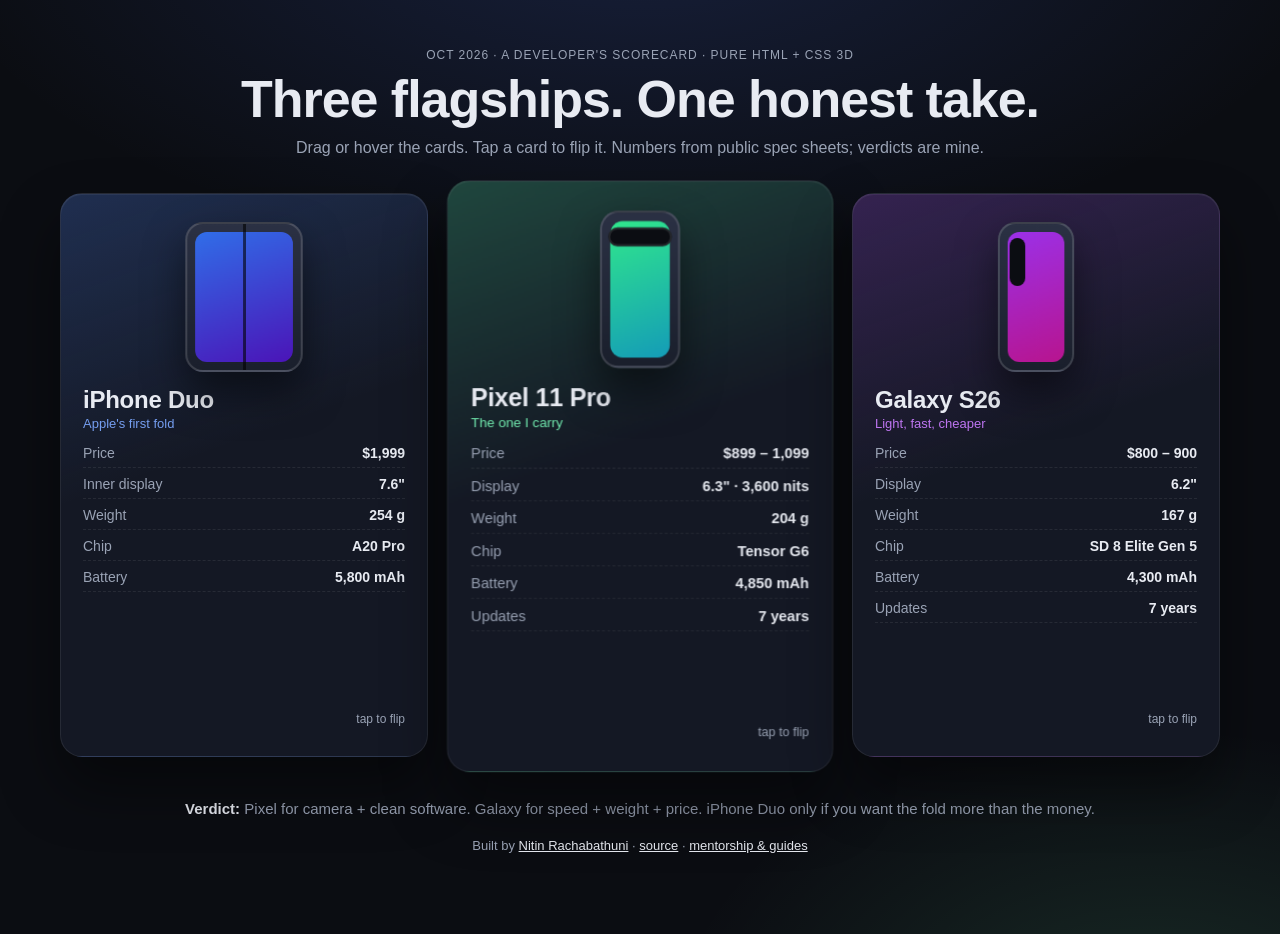
<file: index.html>
<!doctype html>
<html lang="en">
<head>
<meta charset="utf-8" />
<meta name="viewport" content="width=device-width, initial-scale=1" />
<title>Phone Face-off 3D — iPhone Duo vs Pixel 11 Pro vs Galaxy S26</title>
<meta name="description" content="A developer's 3D CSS scorecard: iPhone Duo vs Pixel 11 Pro vs Galaxy S26. Pure HTML + CSS + a little JS. No frameworks." />
<meta property="og:title" content="Phone Face-off 3D — a developer's scorecard" />
<meta property="og:description" content="iPhone Duo vs Pixel 11 Pro vs Galaxy S26 in pure CSS 3D. Opinion included." />
<link rel="stylesheet" href="styles.css" />
</head>
<body>
<main class="stage" id="stage">
  <header class="head">
    <p class="kicker">Oct 2026 · a developer's scorecard · pure HTML + CSS 3D</p>
    <h1>Three flagships. One honest take.</h1>
    <p class="sub">Drag or hover the cards. Tap a card to flip it. Numbers from public spec sheets; verdicts are mine.</p>
  </header>

  <section class="deck" id="deck" aria-label="Phone comparison cards">

    <article class="card" data-phone="iphone" style="--hue: 220">
      <div class="inner">
        <div class="face front">
          <div class="phone phone-fold">
            <div class="screen"></div>
            <div class="hinge"></div>
            <div class="screen outer"></div>
          </div>
          <h2>iPhone Duo</h2>
          <p class="tag">Apple's first fold</p>
          <ul class="specs">
            <li><span>Price</span><b>$1,999</b></li>
            <li><span>Inner display</span><b>7.6"</b></li>
            <li><span>Weight</span><b>254 g</b></li>
            <li><span>Chip</span><b>A20 Pro</b></li>
            <li><span>Battery</span><b>5,800 mAh</b></li>
          </ul>
          <p class="hint">tap to flip</p>
        </div>
        <div class="face back">
          <h3>My take</h3>
          <p>A beautiful object with a two-thousand-dollar question mark. If your apps are not ready for the fold, your users will see your layout break before they see the hinge.</p>
          <p class="score">Dev score <b>7 / 10</b></p>
        </div>
      </div>
    </article>

    <article class="card hero" data-phone="pixel" style="--hue: 150">
      <div class="inner">
        <div class="face front">
          <div class="phone">
            <div class="screen"></div>
            <div class="bar"></div>
          </div>
          <h2>Pixel 11 Pro</h2>
          <p class="tag">The one I carry</p>
          <ul class="specs">
            <li><span>Price</span><b>$899 – 1,099</b></li>
            <li><span>Display</span><b>6.3" · 3,600 nits</b></li>
            <li><span>Weight</span><b>204 g</b></li>
            <li><span>Chip</span><b>Tensor G6</b></li>
            <li><span>Battery</span><b>4,850 mAh</b></li>
            <li><span>Updates</span><b>7 years</b></li>
          </ul>
          <p class="hint">tap to flip</p>
        </div>
        <div class="face back">
          <h3>My take</h3>
          <p>Slower chip on paper. Does not matter for the things I do all day: camera, maps, Gemini on device, clean Android, and a 5x zoom I actually use. Seven years of updates is the real spec.</p>
          <p class="score">Dev score <b>9 / 10</b></p>
        </div>
      </div>
    </article>

    <article class="card" data-phone="galaxy" style="--hue: 275">
      <div class="inner">
        <div class="face front">
          <div class="phone">
            <div class="screen"></div>
            <div class="pill"></div>
          </div>
          <h2>Galaxy S26</h2>
          <p class="tag">Light, fast, cheaper</p>
          <ul class="specs">
            <li><span>Price</span><b>$800 – 900</b></li>
            <li><span>Display</span><b>6.2"</b></li>
            <li><span>Weight</span><b>167 g</b></li>
            <li><span>Chip</span><b>SD 8 Elite Gen 5</b></li>
            <li><span>Battery</span><b>4,300 mAh</b></li>
            <li><span>Updates</span><b>7 years</b></li>
          </ul>
          <p class="hint">tap to flip</p>
        </div>
        <div class="face back">
          <h3>My take</h3>
          <p>The sensible flagship. Fastest chip, lightest hand feel, best price. If you game or you hate heavy phones, stop reading and buy this. I still miss the Pixel camera.</p>
          <p class="score">Dev score <b>8 / 10</b></p>
        </div>
      </div>
    </article>

  </section>

  <footer class="foot">
    <p><strong>Verdict:</strong> Pixel for camera + clean software. Galaxy for speed + weight + price. iPhone Duo only if you want the fold more than the money.</p>
    <p class="by">Built by <a href="https://www.nitin-rachabathuni.com">Nitin Rachabathuni</a> · <a href="https://github.com/nitin-rachabathuni/phone-faceoff-3d">source</a> · <a href="https://topmate.io/nitin_rachabathuni">mentorship &amp; guides</a></p>
  </footer>
</main>
<script src="app.js"></script>
</body>
</html>
</file>
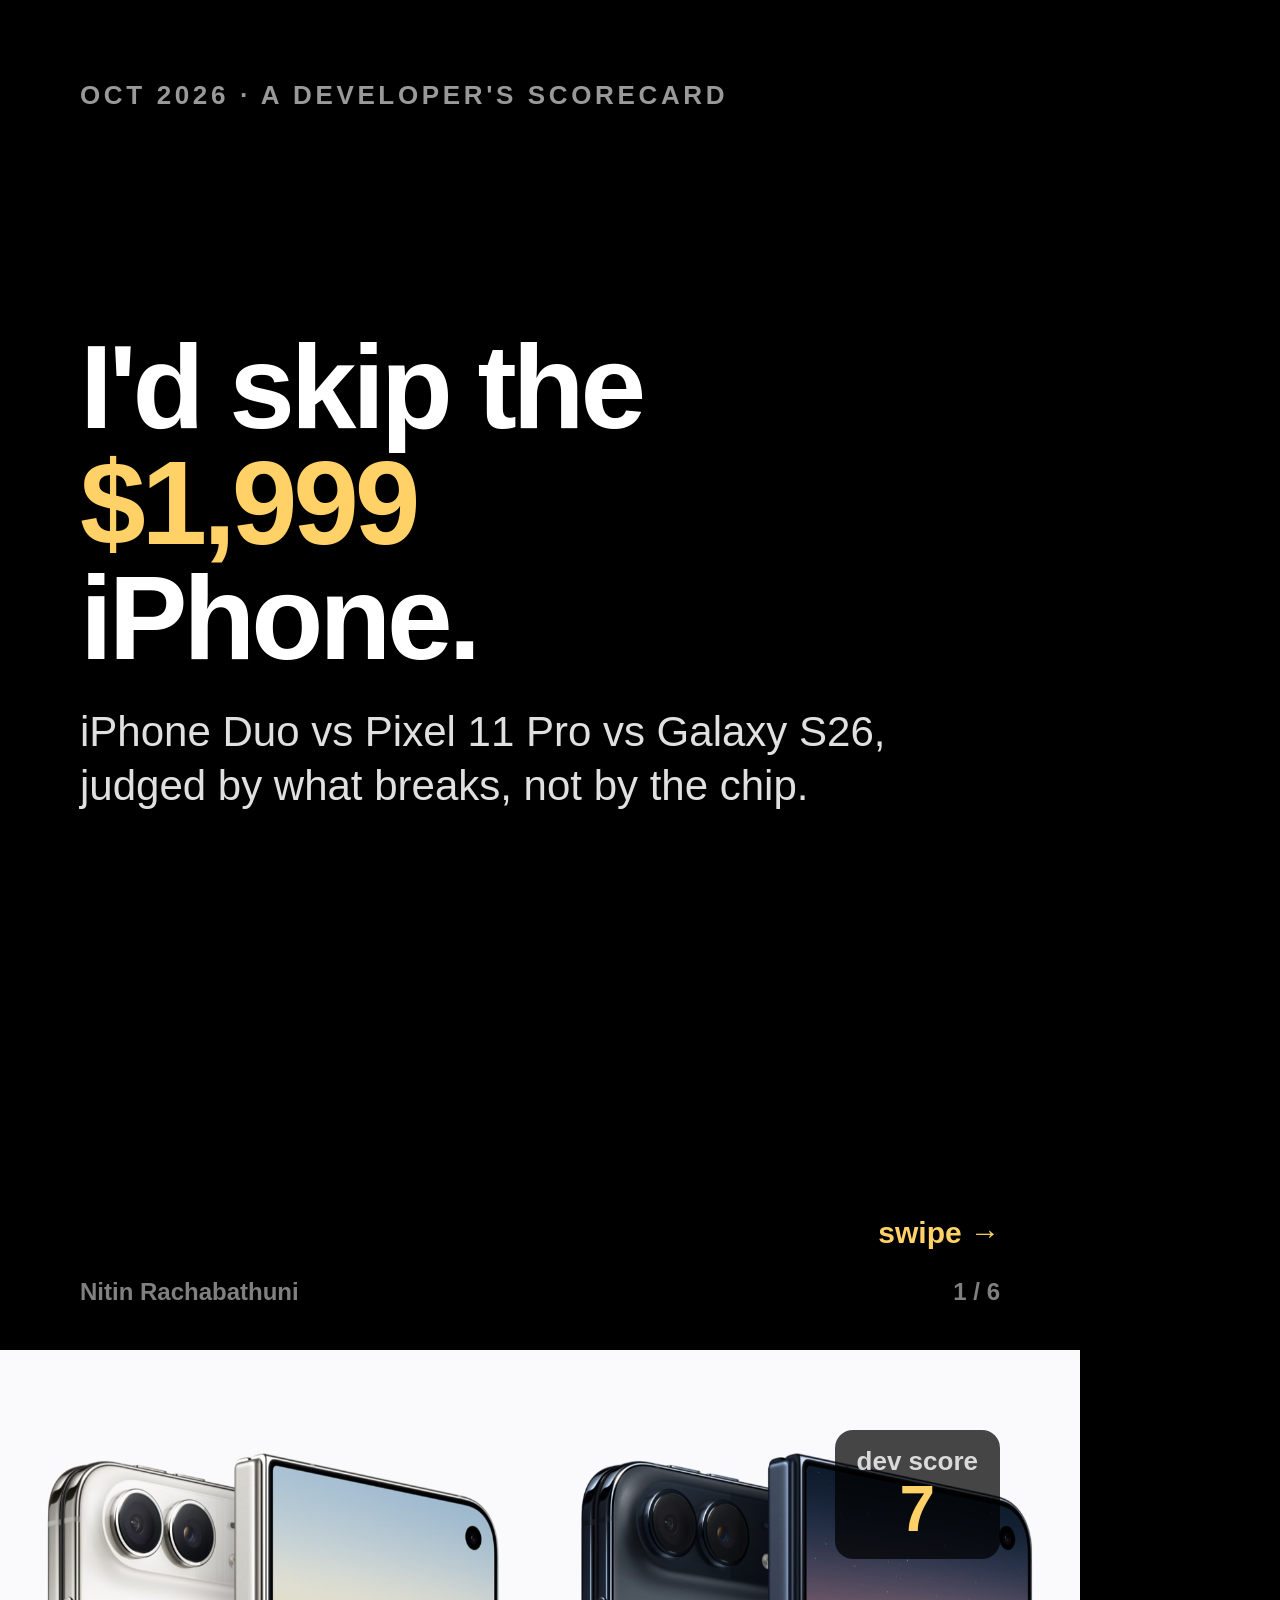
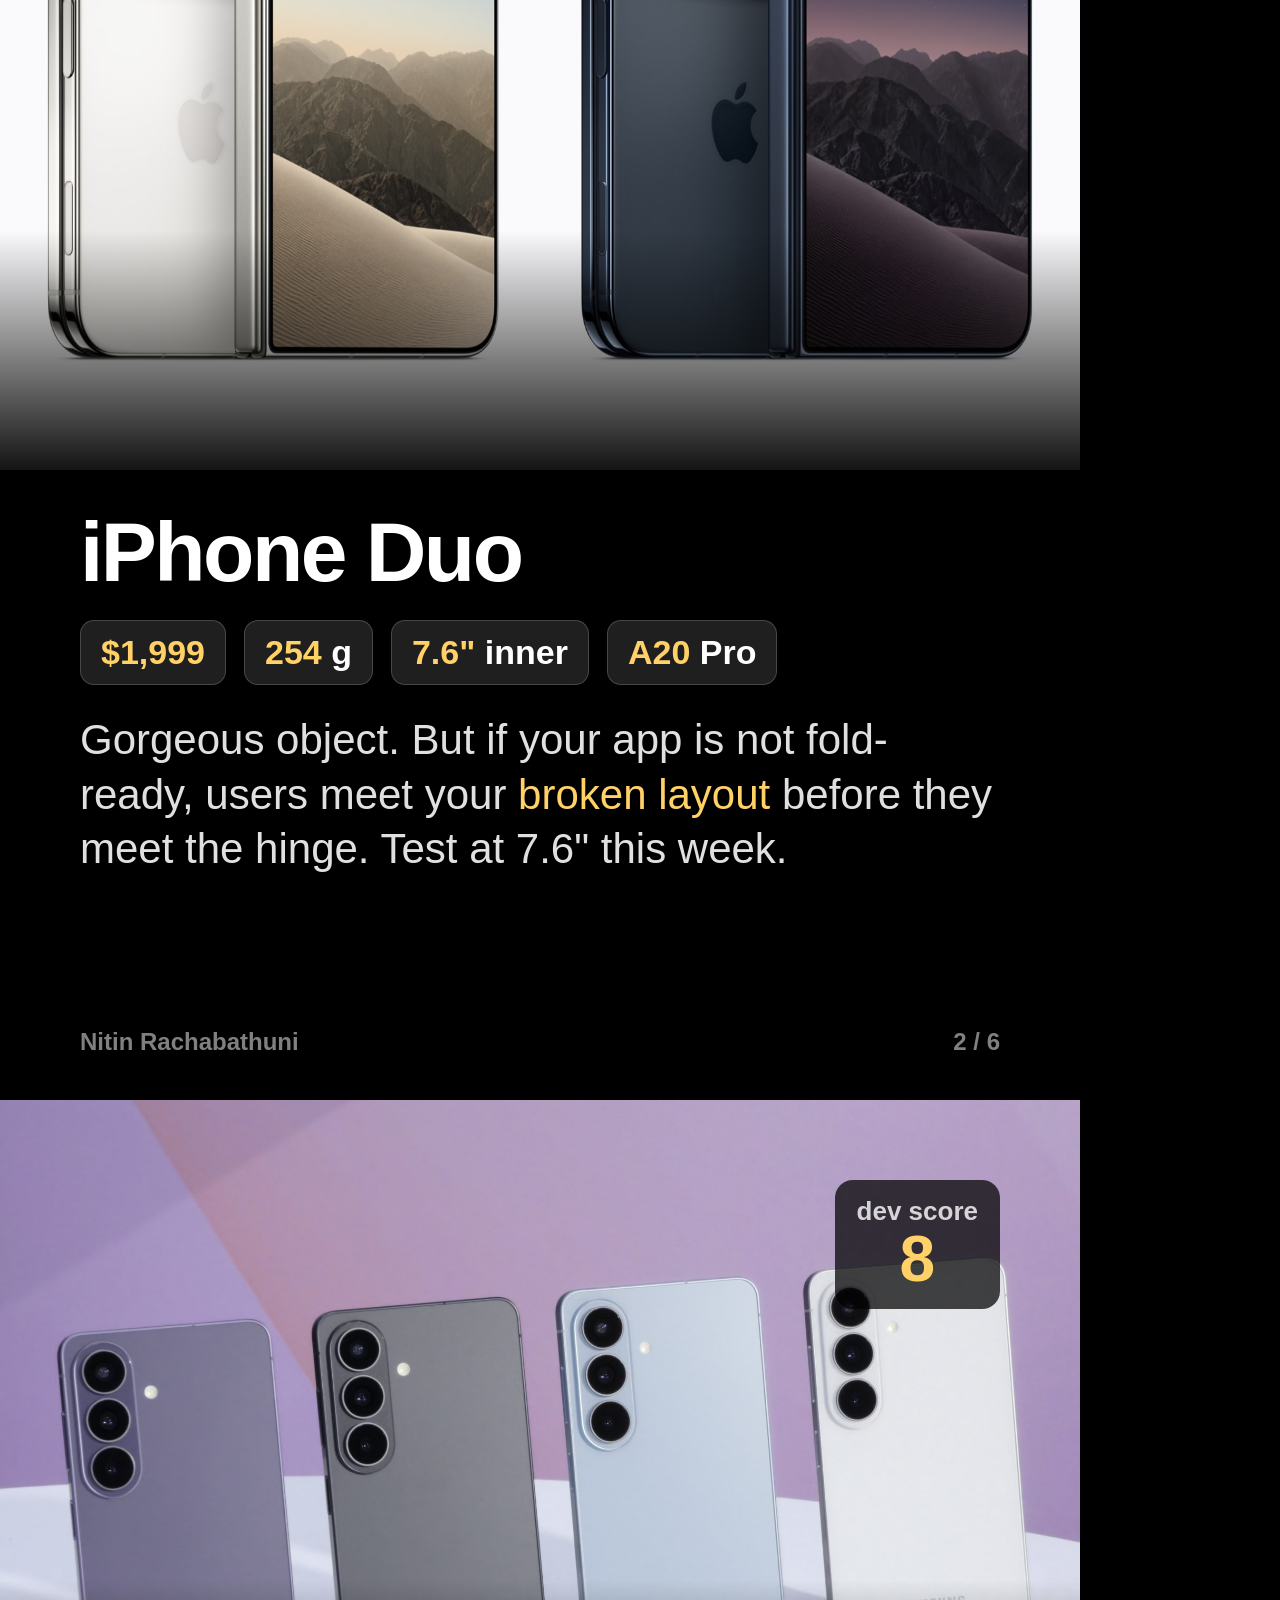
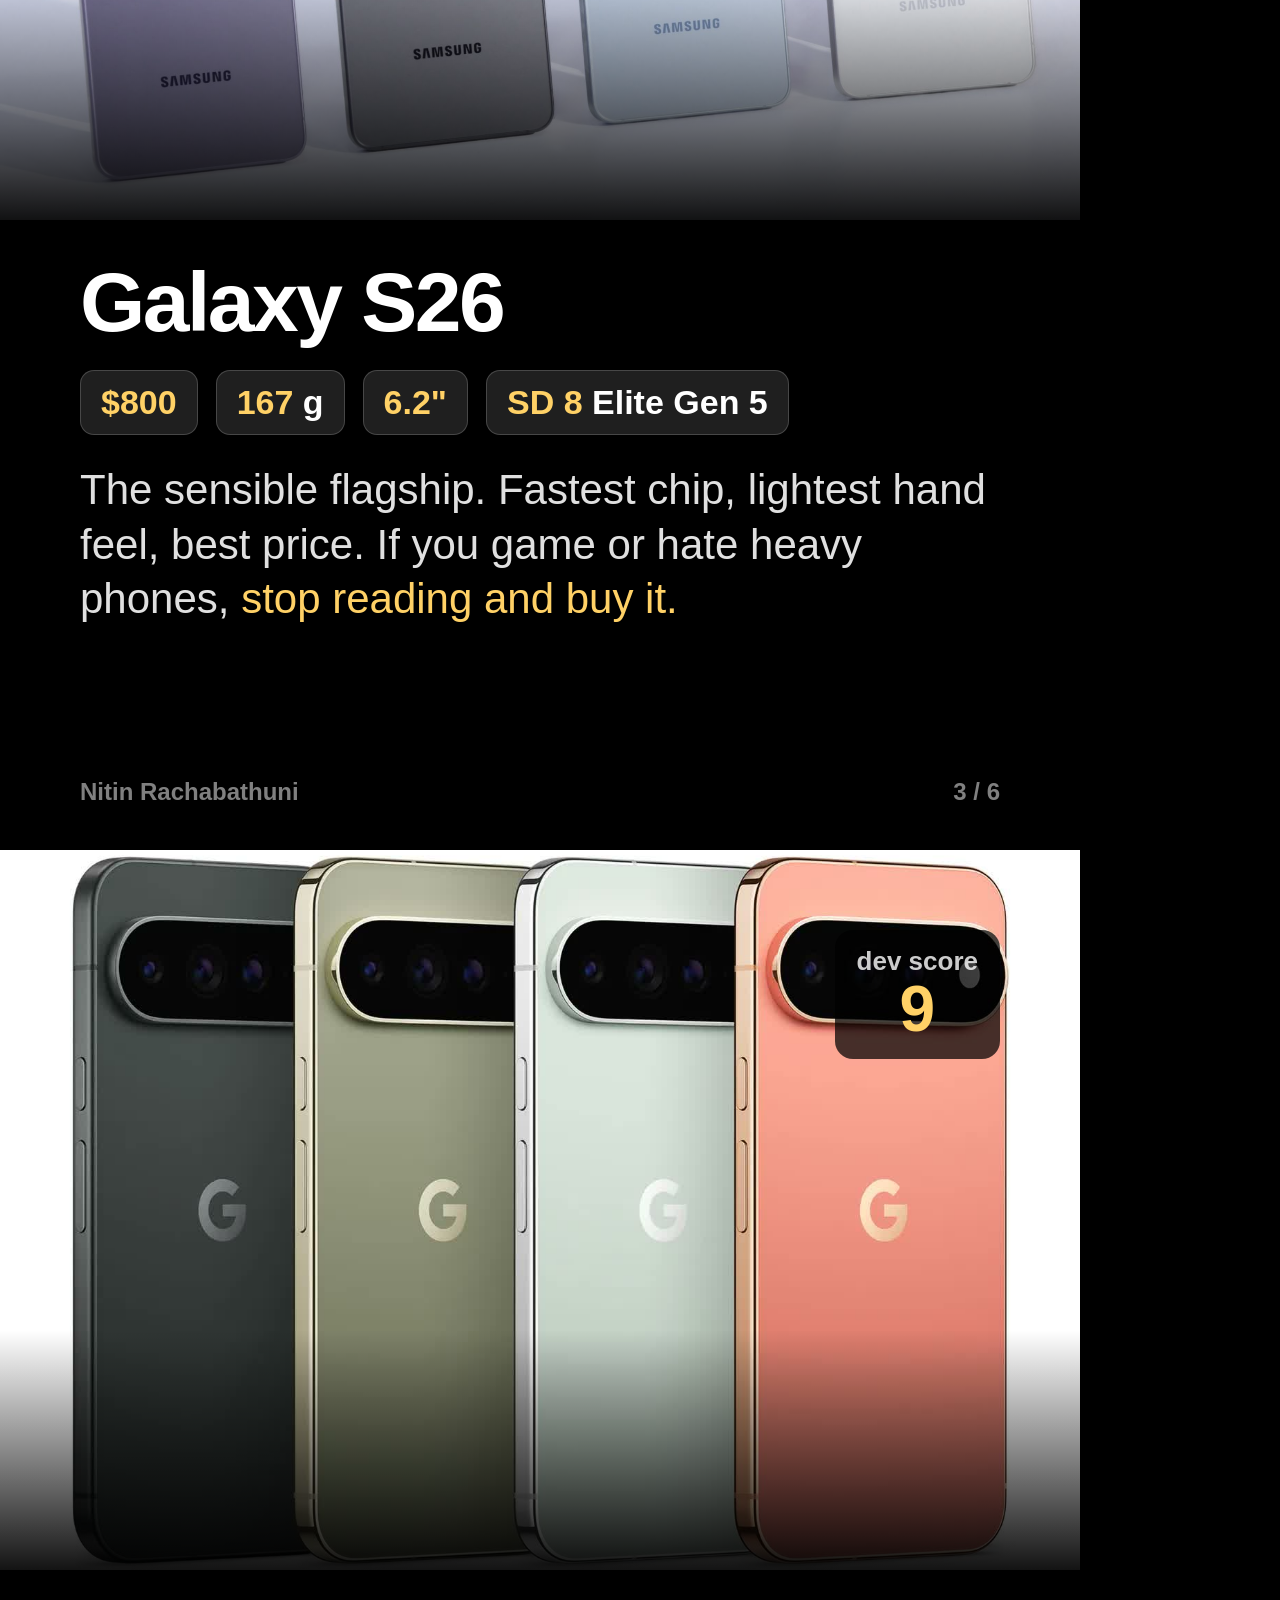
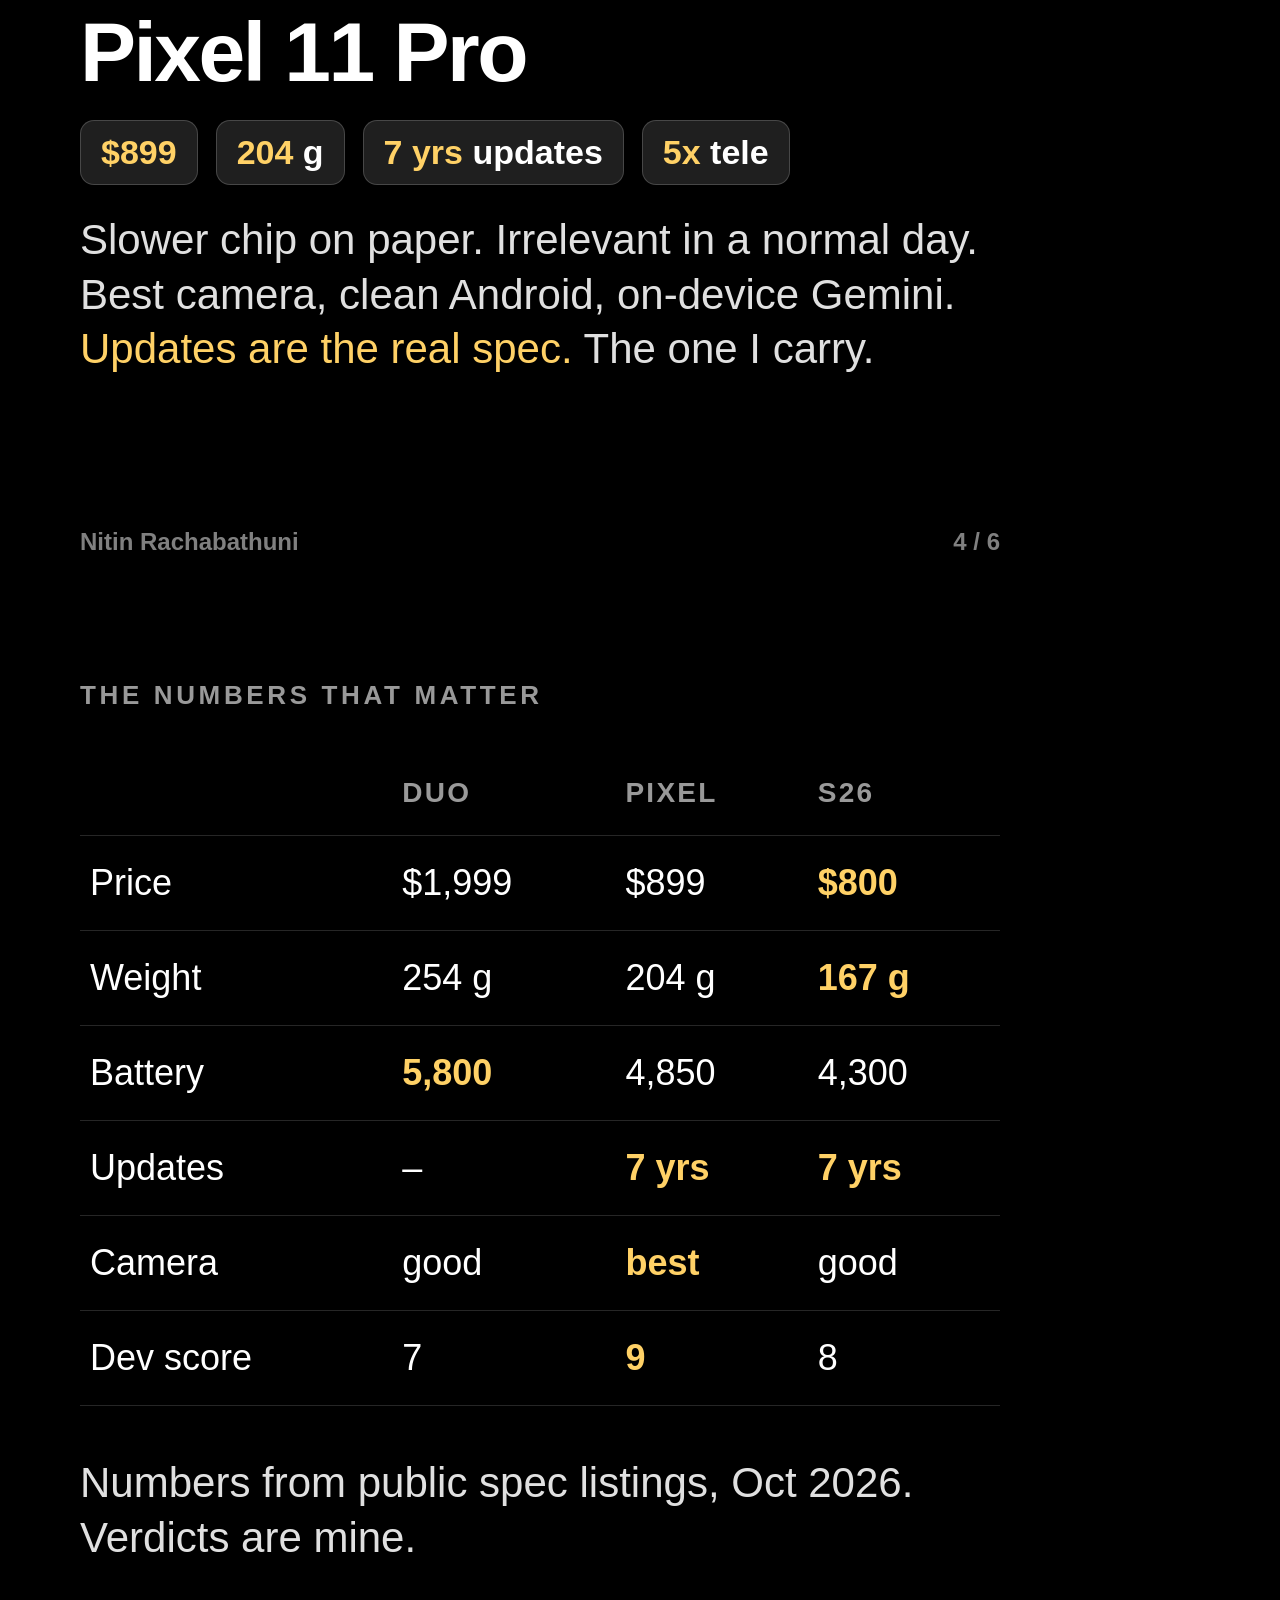
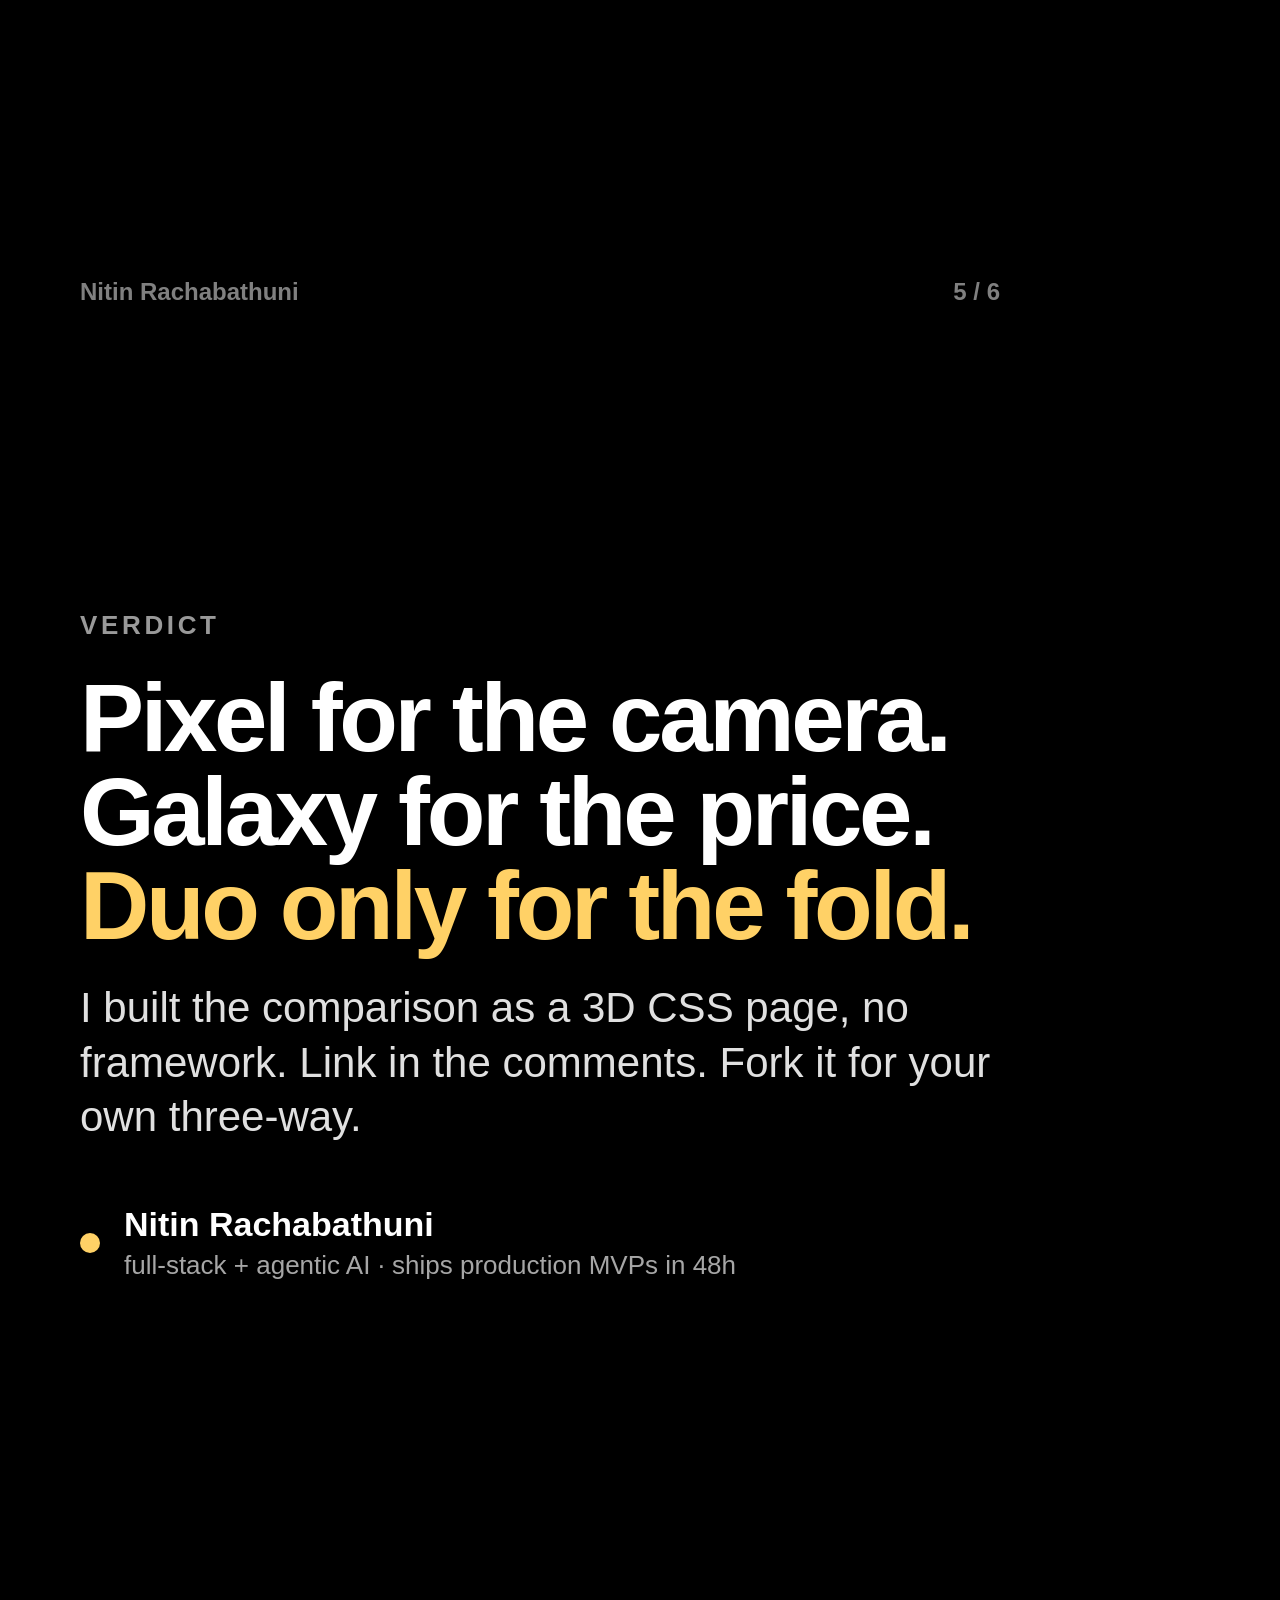
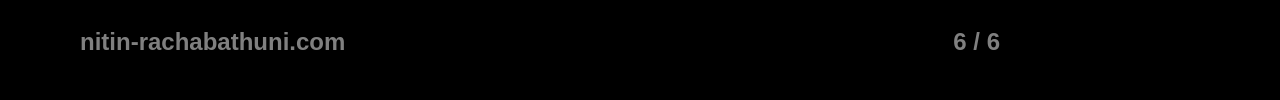
<file: carousel/index.html>
<!doctype html>
<html lang="en">
<head>
<meta charset="utf-8" />
<title>Carousel: iPhone Duo vs Pixel 11 Pro vs Galaxy S26</title>
<style>
  :root { --acc: #ffd166; }
  * { box-sizing: border-box; }
  html, body { margin: 0; background: #000; color: #fff; font-family: "Helvetica Neue", Helvetica, Inter, Arial, sans-serif; }
  .slide { width: 1080px; height: 1350px; position: relative; overflow: hidden; background: #000; page-break-after: always; break-after: page; }
  .pad { position: absolute; left: 80px; right: 80px; }
  .top { top: 80px; } .bottom { bottom: 100px; }
  .kicker { font-size: 26px; letter-spacing: .14em; text-transform: uppercase; color: rgba(255,255,255,.6); font-weight: 700; }
  h1 { margin: 0; font-size: 118px; line-height: .98; letter-spacing: -.035em; font-weight: 800; }
  h2 { margin: 0; font-size: 84px; line-height: 1; letter-spacing: -.03em; font-weight: 800; }
  .acc { color: var(--acc); }
  p.big { font-size: 42px; line-height: 1.3; color: rgba(255,255,255,.88); margin: 28px 0 0; font-weight: 500; }
  .photo { position: absolute; left: 0; right: 0; top: 0; height: 720px; background-size: cover; background-position: center; }
  .fade { position: absolute; left: 0; right: 0; top: 480px; height: 260px; background: linear-gradient(180deg, rgba(0,0,0,0), #000); }
  .nums { display: flex; gap: 18px; margin-top: 26px; flex-wrap: wrap; }
  .nums span { font-size: 34px; font-weight: 700; padding: 12px 20px; border-radius: 14px; background: rgba(255,255,255,.12); border: 1px solid rgba(255,255,255,.18); }
  .nums span b { color: var(--acc); }
  .score { position: absolute; right: 80px; top: 80px; font-size: 26px; font-weight: 700; color: rgba(255,255,255,.8); background: rgba(0,0,0,.72); padding: 16px 22px 18px; border-radius: 18px; text-align: center; }
  .score b { font-size: 64px; color: var(--acc); display: block; line-height: 1; }
  .footer { position: absolute; left: 80px; right: 80px; bottom: 44px; display: flex; justify-content: space-between; font-size: 24px; color: rgba(255,255,255,.5); font-weight: 600; }
  .swipe { position: absolute; right: 80px; bottom: 100px; font-size: 30px; font-weight: 700; color: var(--acc); }
  table { width: 100%; border-collapse: collapse; margin-top: 40px; font-size: 36px; }
  th, td { text-align: left; padding: 26px 10px; border-bottom: 1px solid rgba(255,255,255,.15); }
  th { color: rgba(255,255,255,.6); font-weight: 600; font-size: 28px; text-transform: uppercase; letter-spacing: .08em; }
  td b { font-weight: 800; } td.win { color: var(--acc); font-weight: 800; }
  .sign { display: flex; align-items: center; gap: 24px; margin-top: 60px; }
  .dot { width: 20px; height: 20px; border-radius: 50%; background: var(--acc); }
  .who { font-size: 34px; font-weight: 700; } .who small { display: block; font-size: 26px; font-weight: 500; color: rgba(255,255,255,.65); margin-top: 6px; }
</style>
</head>
<body>

<section class="slide" id="s1">
  <div class="pad top"><div class="kicker">Oct 2026 · a developer's scorecard</div></div>
  <div class="pad" style="top: 330px;">
    <h1>I'd skip the<br><span class="acc">$1,999</span><br>iPhone.</h1>
    <p class="big">iPhone Duo vs Pixel 11 Pro vs Galaxy S26, judged by what breaks, not by the chip.</p>
  </div>
  <div class="swipe">swipe →</div>
  <div class="footer"><span>Nitin Rachabathuni</span><span>1 / 6</span></div>
</section>

<section class="slide">
  <div class="photo" style="background-image:url(../assets/iphone-duo-colors.jpg); background-color:#f3f3f3; background-size: 118%; background-position: 50% 45%;"></div>
  <div class="fade"></div>
  <div class="score">dev score<b>7</b></div>
  <div class="pad" style="top: 760px;">
    <h2>iPhone Duo</h2>
    <div class="nums"><span><b>$1,999</b></span><span><b>254</b> g</span><span><b>7.6"</b> inner</span><span><b>A20</b> Pro</span></div>
    <p class="big">Gorgeous object. But if your app is not fold-ready, users meet your <span class="acc">broken layout</span> before they meet the hinge. Test at 7.6" this week.</p>
  </div>
  <div class="footer"><span>Nitin Rachabathuni</span><span>2 / 6</span></div>
</section>

<section class="slide">
  <div class="photo" style="background-image:url(../assets/galaxy-s26.jpg); background-size: 125%; background-position: 50% 42%;"></div>
  <div class="fade"></div>
  <div class="score">dev score<b>8</b></div>
  <div class="pad" style="top: 760px;">
    <h2>Galaxy S26</h2>
    <div class="nums"><span><b>$800</b></span><span><b>167</b> g</span><span><b>6.2"</b></span><span><b>SD 8</b> Elite Gen 5</span></div>
    <p class="big">The sensible flagship. Fastest chip, lightest hand feel, best price. If you game or hate heavy phones, <span class="acc">stop reading and buy it.</span></p>
  </div>
  <div class="footer"><span>Nitin Rachabathuni</span><span>3 / 6</span></div>
</section>

<section class="slide">
  <div class="photo" style="background-image:url(../assets/pixel-11-pro.jpg); background-color:#f2f2f2; background-size: 128%; background-position: 50% 48%;"></div>
  <div class="fade"></div>
  <div class="score">dev score<b>9</b></div>
  <div class="pad" style="top: 760px;">
    <h2>Pixel 11 Pro</h2>
    <div class="nums"><span><b>$899</b></span><span><b>204</b> g</span><span><b>7 yrs</b> updates</span><span><b>5x</b> tele</span></div>
    <p class="big">Slower chip on paper. Irrelevant in a normal day. Best camera, clean Android, on-device Gemini. <span class="acc">Updates are the real spec.</span> The one I carry.</p>
  </div>
  <div class="footer"><span>Nitin Rachabathuni</span><span>4 / 6</span></div>
</section>

<section class="slide">
  <div class="pad top"><div class="kicker">The numbers that matter</div>
    <table>
      <tr><th></th><th>Duo</th><th>Pixel</th><th>S26</th></tr>
      <tr><td>Price</td><td>$1,999</td><td>$899</td><td class="win">$800</td></tr>
      <tr><td>Weight</td><td>254 g</td><td>204 g</td><td class="win">167 g</td></tr>
      <tr><td>Battery</td><td class="win">5,800</td><td>4,850</td><td>4,300</td></tr>
      <tr><td>Updates</td><td>–</td><td class="win">7 yrs</td><td class="win">7 yrs</td></tr>
      <tr><td>Camera</td><td>good</td><td class="win">best</td><td>good</td></tr>
      <tr><td>Dev score</td><td>7</td><td class="win">9</td><td>8</td></tr>
    </table>
    <p class="big" style="margin-top:50px">Numbers from public spec listings, Oct 2026. Verdicts are mine.</p>
  </div>
  <div class="footer"><span>Nitin Rachabathuni</span><span>5 / 6</span></div>
</section>

<section class="slide">
  <div class="pad" style="top: 260px;">
    <div class="kicker">Verdict</div>
    <h1 style="font-size:96px; margin-top: 30px;">Pixel for the camera.<br>Galaxy for the price.<br><span class="acc">Duo only for the fold.</span></h1>
    <p class="big">I built the comparison as a 3D CSS page, no framework. Link in the comments. Fork it for your own three-way.</p>
    <div class="sign"><div class="dot"></div><div class="who">Nitin Rachabathuni<small>full-stack + agentic AI · ships production MVPs in 48h</small></div></div>
  </div>
  <div class="footer"><span>nitin-rachabathuni.com</span><span>6 / 6</span></div>
</section>

</body>
</html>
</file>
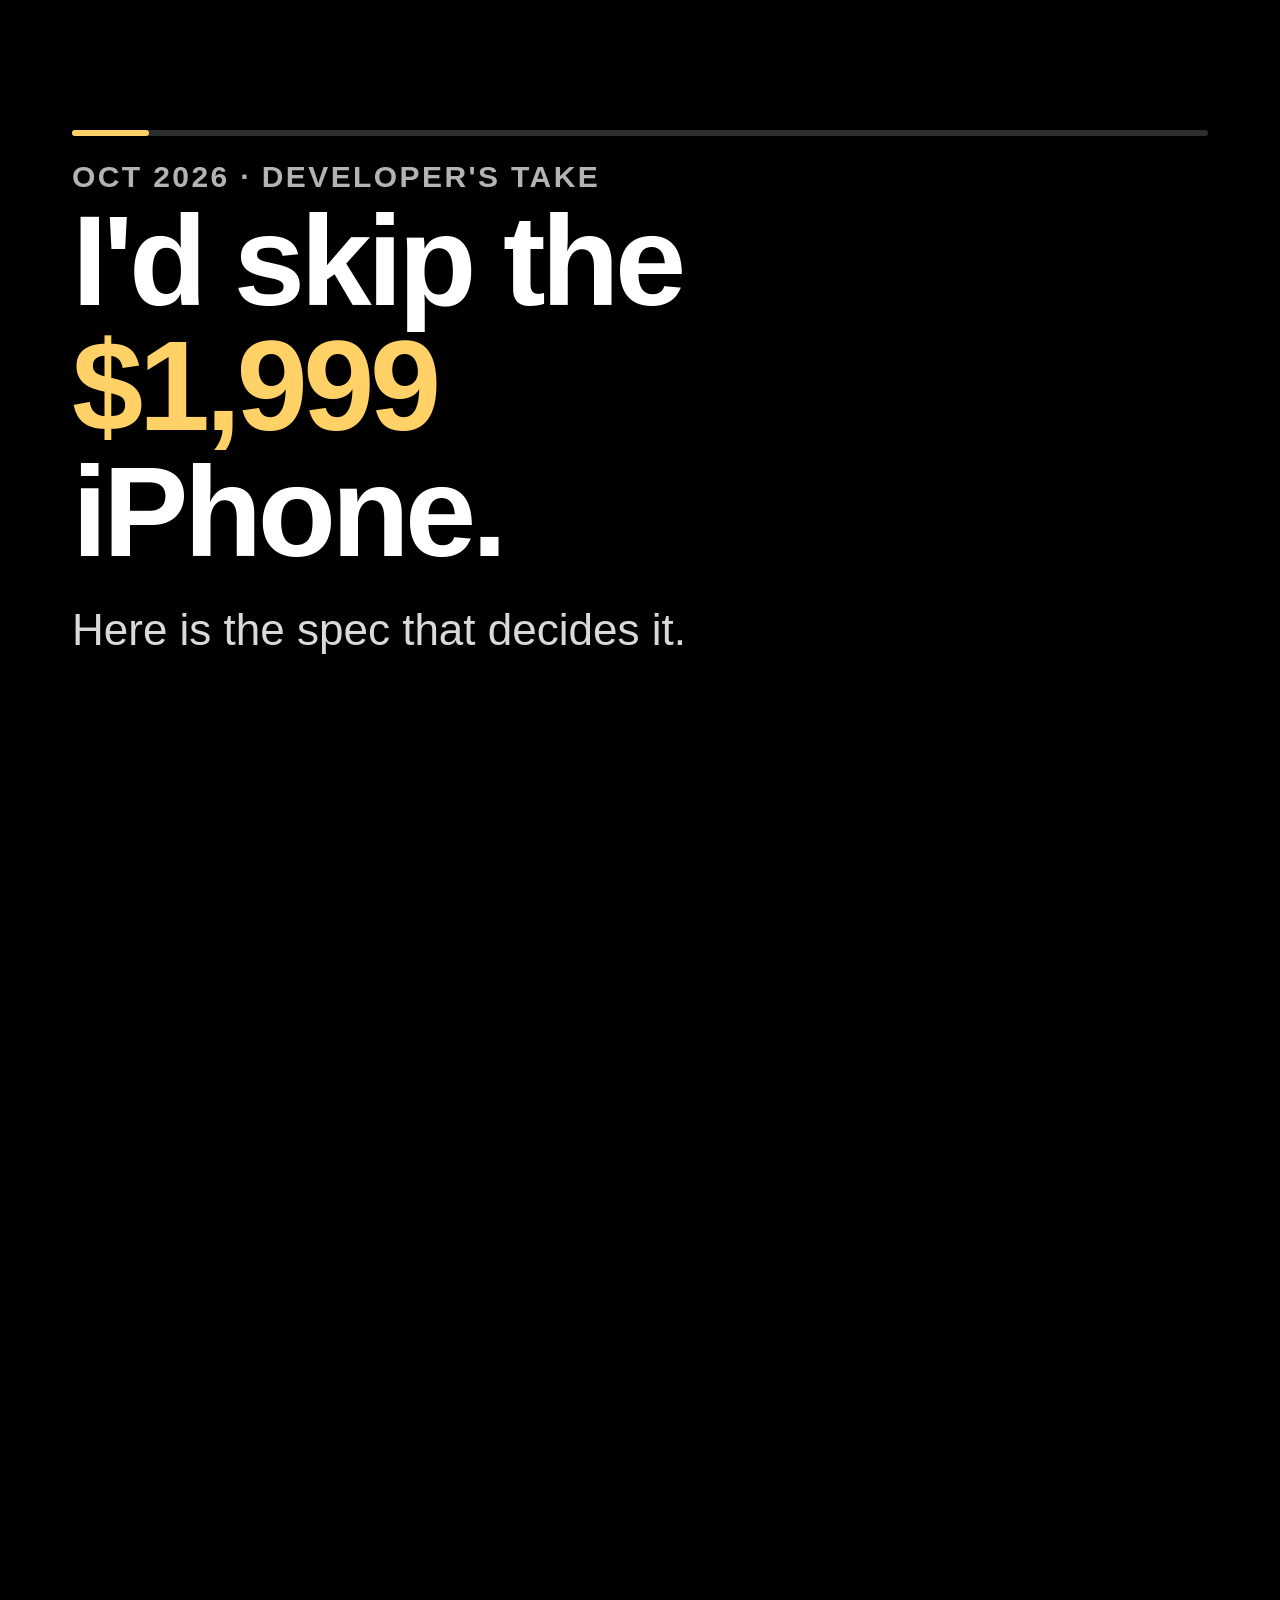
<file: reel/index.html>
<!doctype html>
<html lang="en">
<head>
<meta charset="utf-8" />
<title>Reel: iPhone Duo vs Pixel 11 Pro vs Galaxy S26</title>
<style>
  :root { --acc: #ffd166; --ink: #fff; }
  html, body { margin: 0; width: 1080px; height: 1920px; overflow: hidden; background: #000;
    font-family: "Helvetica Neue", Helvetica, Inter, Arial, sans-serif; color: var(--ink); }
  .scene { position: absolute; inset: 0; opacity: 0; pointer-events: none; }
  .scene.on { opacity: 1; }
  .photo { position: absolute; inset: 0; background-size: cover; background-position: center;
    transform: scale(1.06); }
  .on .photo.kb { animation: kb 3.2s ease-out forwards; }
  @keyframes kb { from { transform: scale(1.18); } to { transform: scale(1.04); } }
  .scrim { position: absolute; inset: 0;
    background: linear-gradient(180deg, rgba(0,0,0,.35) 0%, rgba(0,0,0,0) 35%, rgba(0,0,0,0) 55%, rgba(0,0,0,.88) 100%); }
  .copy { position: absolute; left: 72px; right: 72px; }
  .copy.bottom { bottom: 220px; }
  .copy.center { top: 50%; transform: translateY(-50%); }
  h1 { margin: 0; font-size: 128px; line-height: .98; letter-spacing: -.035em; font-weight: 800; }
  h1 .acc { color: var(--acc); }
  h2 { margin: 0 0 18px; font-size: 92px; line-height: 1; letter-spacing: -.03em; font-weight: 800; }
  .nums { display: flex; gap: 22px; margin-top: 26px; flex-wrap: wrap; }
  .nums span { font-size: 40px; font-weight: 700; padding: 14px 22px; border-radius: 16px;
    background: rgba(255,255,255,.14); backdrop-filter: blur(8px); border: 1px solid rgba(255,255,255,.18); }
  .nums span b { color: var(--acc); font-weight: 800; }
  .kicker { font-size: 34px; letter-spacing: .14em; text-transform: uppercase; color: rgba(255,255,255,.72); margin-bottom: 30px; font-weight: 600; }
  .small { font-size: 44px; line-height: 1.25; color: rgba(255,255,255,.85); margin-top: 28px; font-weight: 500; }
  .on .pop { animation: pop .45s cubic-bezier(.2,.9,.2,1) both; }
  .on .pop.d1 { animation-delay: .12s; } .on .pop.d2 { animation-delay: .24s; } .on .pop.d3 { animation-delay: .36s; }
  @keyframes pop { from { opacity: 0; transform: translateY(40px) scale(.96); } to { opacity: 1; transform: none; } }
  .bar { position: absolute; left: 72px; right: 72px; top: 130px; height: 6px; background: rgba(255,255,255,.18); border-radius: 3px; }
  .bar i { display: block; height: 100%; width: 0; background: var(--acc); border-radius: 3px; }
  .tag { position: absolute; left: 72px; top: 160px; font-size: 30px; font-weight: 700; letter-spacing: .08em; text-transform: uppercase; color: rgba(255,255,255,.7); }
  .sign { position: absolute; left: 72px; right: 72px; bottom: 150px; display: flex; align-items: center; gap: 28px; }
  .sign .dot { width: 22px; height: 22px; border-radius: 50%; background: var(--acc); }
  .sign .who { font-size: 38px; font-weight: 700; }
  .sign .who small { display: block; font-size: 28px; font-weight: 500; color: rgba(255,255,255,.7); margin-top: 6px; }
</style>
</head>
<body>

<div class="bar"><i id="prog"></i></div>
<div class="tag">Oct 2026 · developer's take</div>

<!-- 1 hook -->
<section class="scene" data-t="0">
  <div class="copy center">
    <h1 class="pop">I'd skip the<br><span class="acc">$1,999</span><br>iPhone.</h1>
    <p class="small pop d1">Here is the spec that decides it.</p>
  </div>
</section>

<!-- 2 iPhone photo -->
<section class="scene" data-t="2.6">
  <div class="photo kb" style="background-image:url(../assets/iphone-duo-colors.jpg); background-color:#f4f4f4; background-size: 130%; background-position: 50% 42%;"></div>
  <div class="scrim"></div>
  <div class="copy bottom">
    <h2 class="pop">iPhone Duo</h2>
    <div class="nums">
      <span class="pop d1"><b>$1,999</b></span><span class="pop d2"><b>254</b> g</span><span class="pop d3"><b>7.6"</b> fold</span>
    </div>
  </div>
</section>

<!-- 3 iPhone take -->
<section class="scene" data-t="5.6">
  <div class="copy center">
    <h1 class="pop">Gorgeous.</h1>
    <p class="small pop d1">But if your app is not fold-ready, users meet your <span style="color:var(--acc)">broken layout</span> before the hinge.</p>
  </div>
</section>

<!-- 4 Galaxy photo -->
<section class="scene" data-t="8.6">
  <div class="photo kb" style="background-image:url(../assets/galaxy-s26.jpg); background-size: 175%; background-position: 50% 45%;"></div>
  <div class="scrim"></div>
  <div class="copy bottom">
    <h2 class="pop">Galaxy S26</h2>
    <div class="nums">
      <span class="pop d1"><b>$800</b></span><span class="pop d2"><b>167</b> g</span><span class="pop d3"><b>fastest</b> chip</span>
    </div>
  </div>
</section>

<!-- 5 Galaxy take -->
<section class="scene" data-t="11.4">
  <div class="copy center">
    <h1 class="pop">Lightest.<br>Fastest.<br><span class="acc">Cheapest.</span></h1>
    <p class="small pop d1">Gamers: stop watching, buy it.</p>
  </div>
</section>

<!-- 6 Pixel photo -->
<section class="scene" data-t="14.0">
  <div class="photo kb" style="background-image:url(../assets/pixel-11-pro.jpg); background-color:#f2f2f2; background-size: 150%; background-position: 50% 48%;"></div>
  <div class="scrim"></div>
  <div class="copy bottom">
    <h2 class="pop">Pixel 11 Pro</h2>
    <div class="nums">
      <span class="pop d1"><b>$899</b></span><span class="pop d2"><b>7 yrs</b> updates</span><span class="pop d3"><b>best</b> camera</span>
    </div>
  </div>
</section>

<!-- 7 Pixel take -->
<section class="scene" data-t="17.0">
  <div class="copy center">
    <h1 class="pop">Slower chip.<br><span class="acc">Does not matter.</span></h1>
    <p class="small pop d1">Updates are the real spec. This is the one I carry.</p>
  </div>
</section>

<!-- 8 verdict + sign -->
<section class="scene" data-t="20.0">
  <div class="copy center">
    <p class="kicker pop">Verdict</p>
    <h1 class="pop d1" style="font-size:100px">Pixel for the camera.<br>Galaxy for the price.<br><span class="acc">Duo only for the fold.</span></h1>
    <p class="small pop d2">Which one are you carrying into 2027?</p>
  </div>
  <div class="sign pop d3">
    <div class="dot"></div>
    <div class="who">Nitin Rachabathuni<small>full-stack + agentic AI · ships MVPs in 48h</small></div>
  </div>
</section>

<script>
  const scenes = [...document.querySelectorAll('.scene')];
  const total = Number(new URLSearchParams(location.search).get('len') || 23);
  const t0 = performance.now();
  const prog = document.getElementById('prog');
  function tick() {
    const t = (performance.now() - t0) / 1000;
    let cur = scenes[0];
    for (const s of scenes) if (t >= Number(s.dataset.t)) cur = s;
    scenes.forEach((s) => s.classList.toggle('on', s === cur));
    prog.style.width = Math.min(100, (t / total) * 100) + '%';
    requestAnimationFrame(tick);
  }
  tick();
</script>
</body>
</html>
</file>
<file: styles.css>
:root {
  --bg: #0b0d12;
  --ink: #e8ebf2;
  --muted: #9aa3b5;
  --card: #141824;
  --edge: rgba(255,255,255,.08);
  font-family: ui-sans-serif, -apple-system, "Segoe UI", Inter, Roboto, sans-serif;
}
* { box-sizing: border-box; }
html, body { margin: 0; background: var(--bg); color: var(--ink); }
body {
  min-height: 100vh;
  background:
    radial-gradient(1200px 600px at 50% -10%, rgba(80,120,255,.18), transparent 60%),
    radial-gradient(800px 500px at 90% 110%, rgba(120,255,180,.12), transparent 60%),
    var(--bg);
}
.stage { max-width: 1200px; margin: 0 auto; padding: 48px 20px 64px; }
.head { text-align: center; margin-bottom: 36px; }
.kicker { color: var(--muted); letter-spacing: .08em; text-transform: uppercase; font-size: 12px; margin: 0 0 10px; }
h1 { font-size: clamp(28px, 5vw, 52px); margin: 0 0 12px; line-height: 1.05; letter-spacing: -.02em; }
.sub { color: var(--muted); margin: 0; font-size: 16px; }

.deck {
  display: grid;
  grid-template-columns: repeat(3, minmax(0, 1fr));
  gap: 28px;
  perspective: 1600px;
  perspective-origin: 50% 40%;
}
@media (max-width: 860px) {
  .deck { grid-template-columns: 1fr; max-width: 420px; margin: 0 auto; }
}

.card {
  position: relative;
  aspect-ratio: 3 / 4.6;
  transform-style: preserve-3d;
  transition: transform .5s cubic-bezier(.2,.8,.2,1);
  cursor: pointer;
  --rx: 0deg; --ry: 0deg;
  transform: rotateX(var(--rx)) rotateY(var(--ry)) translateZ(0);
}
.card.hero { transform: rotateX(var(--rx)) rotateY(var(--ry)) translateZ(30px) scale(1.03); }
.card.flipped .inner { transform: rotateY(180deg); }

.inner {
  position: absolute; inset: 0;
  transform-style: preserve-3d;
  transition: transform .8s cubic-bezier(.2,.8,.2,1);
}
.face {
  position: absolute; inset: 0;
  backface-visibility: hidden;
  border-radius: 22px;
  background:
    linear-gradient(160deg, hsla(var(--hue), 80%, 60%, .22), transparent 45%),
    var(--card);
  border: 1px solid var(--edge);
  box-shadow:
    0 30px 60px rgba(0,0,0,.45),
    inset 0 1px 0 rgba(255,255,255,.06);
  padding: 22px 22px 18px;
  display: flex; flex-direction: column;
}
.face.back { transform: rotateY(180deg); justify-content: center; gap: 14px; }
.face h2 { margin: 14px 0 2px; font-size: 24px; letter-spacing: -.01em; }
.face h3 { margin: 0; font-size: 14px; text-transform: uppercase; letter-spacing: .1em; color: hsl(var(--hue), 80%, 70%); }
.tag { margin: 0 0 14px; color: hsl(var(--hue), 80%, 70%); font-size: 13px; }
.specs { list-style: none; margin: 0; padding: 0; display: grid; gap: 8px; }
.specs li { display: flex; justify-content: space-between; font-size: 14px; border-bottom: 1px dashed var(--edge); padding-bottom: 6px; }
.specs span { color: var(--muted); }
.hint { margin-top: auto; color: var(--muted); font-size: 12px; text-align: right; }
.back p { font-size: 16px; line-height: 1.5; margin: 0; }
.score { color: var(--muted); }
.score b { color: hsl(var(--hue), 80%, 70%); font-size: 22px; margin-left: 6px; }

/* phone silhouettes */
.phone {
  position: relative; width: 78px; height: 150px; margin: 6px auto 0;
  border-radius: 18px;
  background: linear-gradient(180deg, #2b3144, #1a1f2c);
  border: 2px solid rgba(255,255,255,.15);
  transform: translateZ(40px) rotateY(-12deg);
  box-shadow: 0 20px 40px rgba(0,0,0,.5);
}
.phone .screen {
  position: absolute; inset: 8px;
  border-radius: 12px;
  background: linear-gradient(160deg, hsl(var(--hue), 80%, 55%), hsl(calc(var(--hue) + 40), 80%, 40%));
  animation: glow 4s ease-in-out infinite alternate;
}
.phone .bar { position: absolute; left: 6px; right: 6px; top: 14px; height: 18px; border-radius: 9px; background: #0b0d12; box-shadow: inset 0 0 0 2px rgba(255,255,255,.1); }
.phone .pill { position: absolute; left: 10px; top: 14px; width: 16px; height: 48px; border-radius: 10px; background: #0b0d12; }
.phone-fold { width: 120px; }
.phone-fold .screen { inset: 8px 8px 8px 8px; }
.phone-fold .hinge { position: absolute; top: 0; bottom: 0; left: 50%; width: 3px; margin-left: -1.5px; background: rgba(0,0,0,.6); }
.phone-fold .screen.outer { display: none; }
@keyframes glow { from { filter: brightness(.9); } to { filter: brightness(1.2); } }

/* reel captions (only injected in ?demo=1) */
.caption {
  position: fixed; left: 16px; right: 16px; bottom: 9vh; z-index: 9;
  text-align: center; opacity: 0; transition: opacity .25s;
  pointer-events: none;
}
.caption.on { opacity: 1; }
.caption b, .caption span {
  display: inline-block; padding: 6px 12px; border-radius: 10px;
  background: rgba(0,0,0,.72); color: #fff; line-height: 1.3;
}
.caption b { font-size: 26px; margin-bottom: 6px; }
.caption span { font-size: 19px; color: #e8ebf2; }

/* reel layout: 1080x1920 recording, single column, big type */
body.reel .stage { max-width: 940px; padding: 70px 40px 120px; }
body.reel .kicker { font-size: 22px; }
body.reel h1 { font-size: 84px; }
body.reel .sub { font-size: 30px; }
body.reel .deck { grid-template-columns: 1fr; gap: 90px; max-width: 760px; margin: 60px auto 0; }
body.reel .card { aspect-ratio: 3 / 4.2; }
body.reel .face { padding: 44px; border-radius: 36px; overflow: hidden; }
body.reel .face h2 { font-size: 54px; margin-top: 24px; }
body.reel .face h3 { font-size: 24px; }
body.reel .tag { font-size: 28px; margin-bottom: 28px; }
body.reel .specs { gap: 16px; }
body.reel .specs li { font-size: 30px; padding-bottom: 12px; }
body.reel .hint { font-size: 20px; }
body.reel .back p { font-size: 38px; line-height: 1.45; }
body.reel .score { font-size: 30px; }
body.reel .score b { font-size: 48px; }
body.reel .phone { width: 150px; height: 290px; border-radius: 34px; }
body.reel .phone-fold { width: 230px; }
body.reel .phone .bar { top: 26px; height: 34px; }
body.reel .phone .pill { width: 30px; height: 92px; left: 20px; top: 26px; }
body.reel .foot { font-size: 30px; margin-top: 90px; }
body.reel .by { font-size: 24px; }
body.reel .caption { bottom: 7vh; }
body.reel .caption b { font-size: 48px; padding: 12px 24px; border-radius: 18px; }
body.reel .caption span { font-size: 36px; padding: 10px 22px; border-radius: 16px; }

.foot { margin-top: 40px; text-align: center; color: var(--muted); font-size: 15px; line-height: 1.6; }
.foot strong { color: var(--ink); }
.foot a { color: var(--ink); }
.by { font-size: 13px; }
</file>
